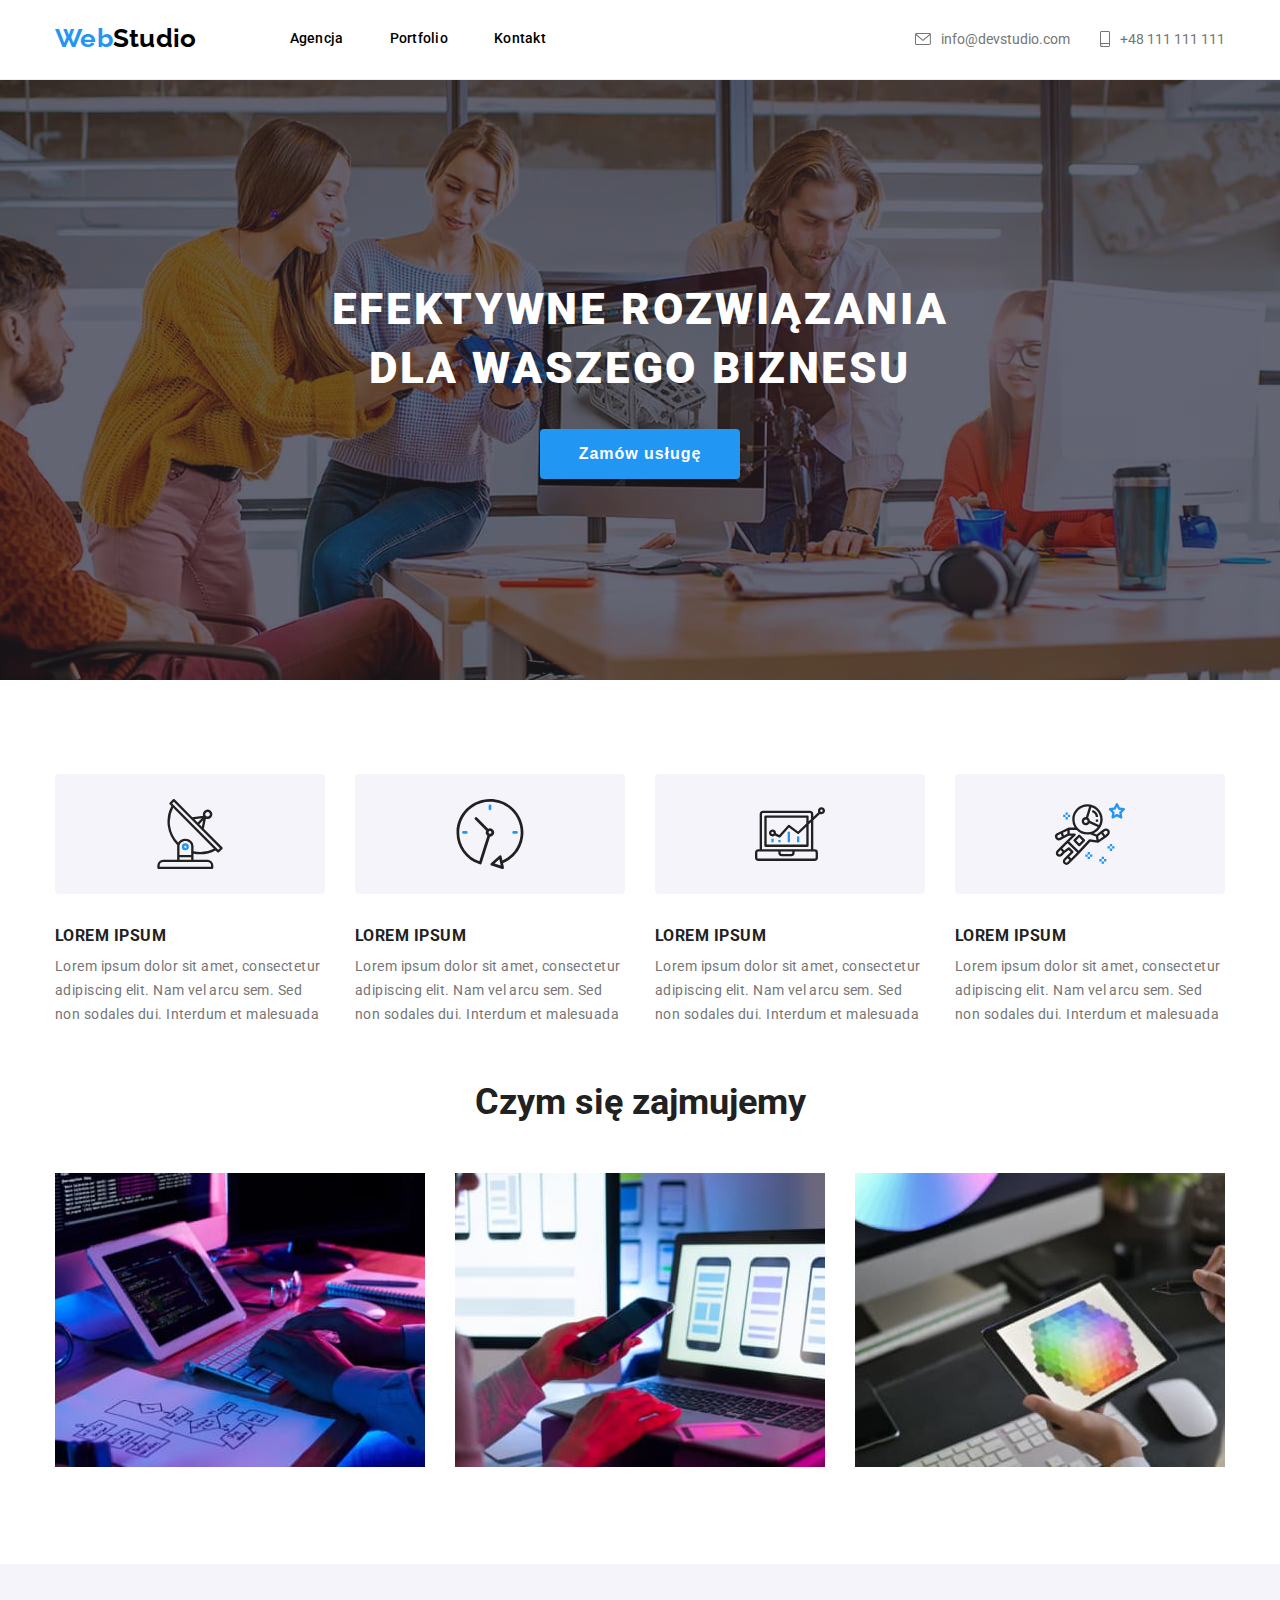
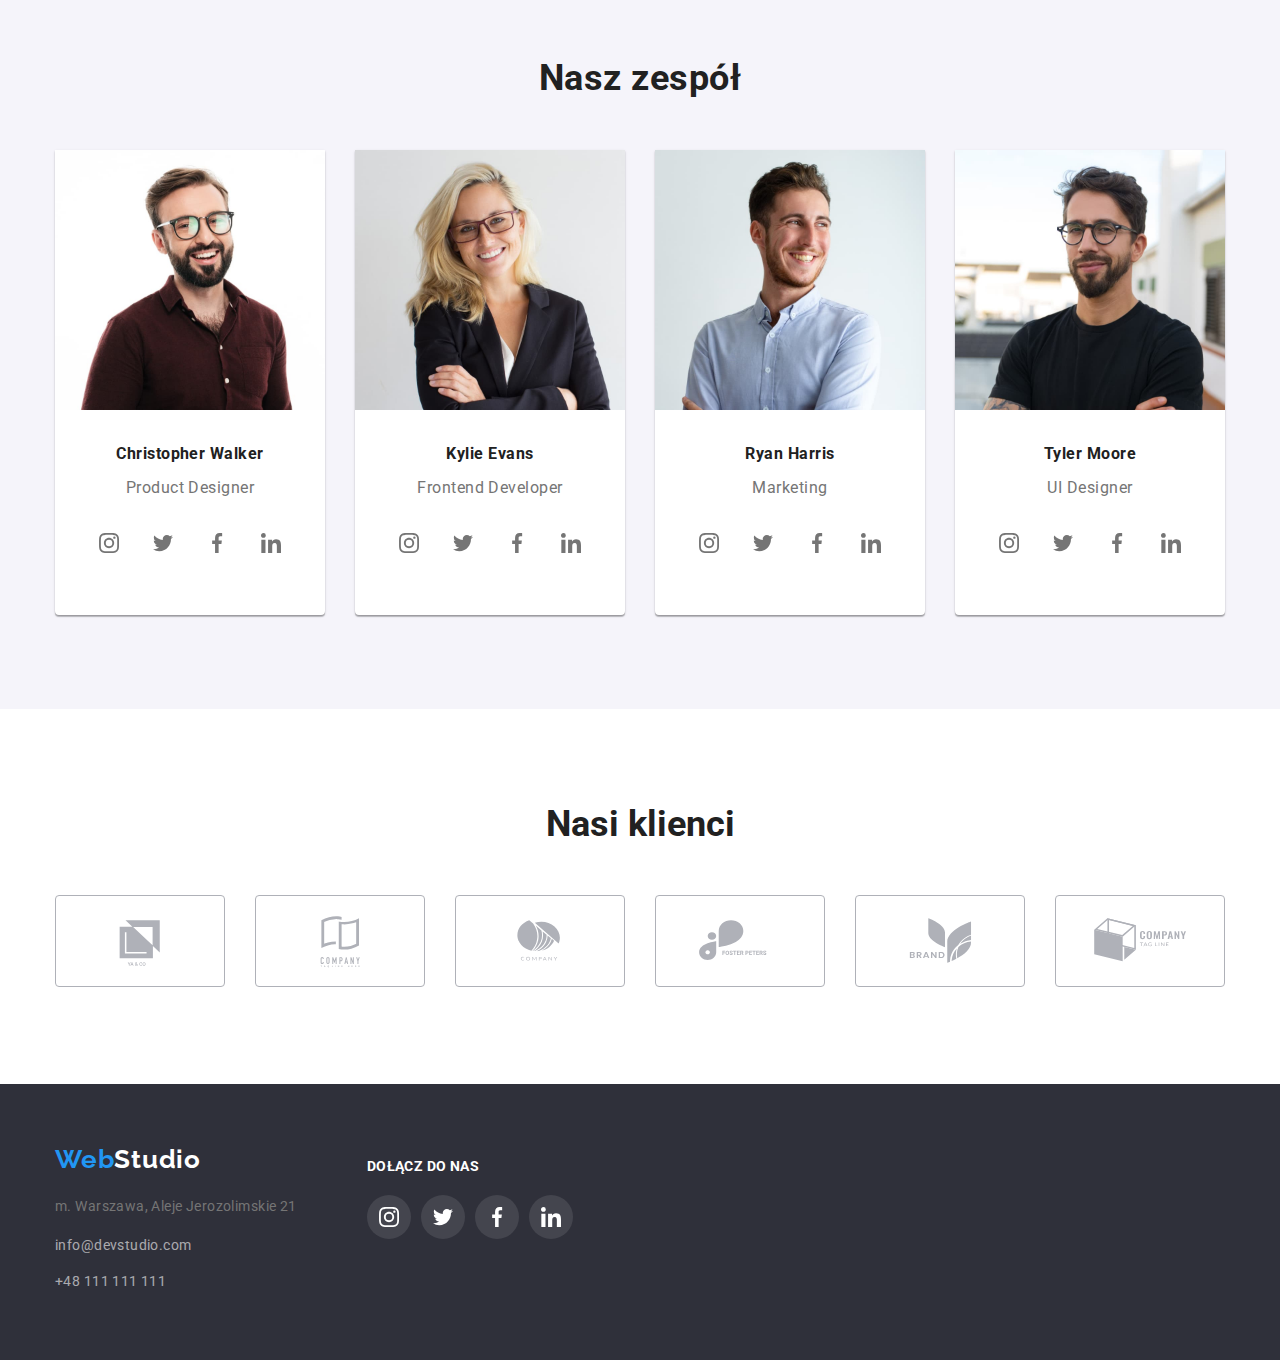
<file: index.html>
<!DOCTYPE html>
<html lang="pl">
  <head>
    <meta charset="UTF-8">
    <meta http-equiv="X-UA-Compatible" content="IE=edge">
    <meta name="viewport" content="width=device-width, initial-scale=1.0">
    <title>hw4-main page</title>
    <link
      rel="stylesheet"
      href="https://cdnjs.cloudflare.com/ajax/libs/modern-normalize/1.1.0/modern-normalize.min.css"
      integrity="sha512-wpPYUAdjBVSE4KJnH1VR1HeZfpl1ub8YT/NKx4PuQ5NmX2tKuGu6U/JRp5y+Y8XG2tV+wKQpNHVUX03MfMFn9Q=="
      crossorigin="anonymous"
      referrerpolicy="no-referrer"
    >
    <link rel="stylesheet" href="./css/styles.css">

    <link rel="preconnect" href="https://fonts.googleapis.com">
    <link rel="preconnect" href="https://fonts.gstatic.com" crossorigin>
    <link 
    href="https://fonts.googleapis.com/css2?family=Raleway:wght@700&family=Roboto:ital,wght@0,500;0,700;0,900;1,400&display=swap" rel="stylesheet">
</head>
<body>

  <header class="header">
    <section class="container">

      <nav class="navigation">
        
        <ul class="navigation-list">
          <li><a class="logo" href="./index.html"><span class="blue">Web</span>Studio</a></li>
          <li class="link-agencja"><a href="./index.html" class="link">Agencja</a></li>
          <li class="link-portfolio"><a href="./portfolio.html" class="link">Portfolio</a></li>
          <li class="link-kontakt"><a href="#" class="link">Kontakt</a></li>
        </ul>
    
      <ul class="header-link">
        <li class="header-icon">
          <a href="mailto:info@devstudio.com" class="contact">  
          <svg class="envelope" width="16" height="12">
            <use href="./images/icon.svg#icon-envelope"></use>
          </svg>
          <span>info@devstudio.com</span>
        </a>
        </li>  

        <li class="header-icon">
          <a href="tel:48111111111" class="contact">  
          <svg class="smart" width="10" height="16">
            <use href="./images/icon.svg#icon-smartphone"></use>
          </svg>
          <span>+48 111 111 111</span></a>
        </a>
        </li>       
      </ul>
    </nav>
</section>
</header>


<section class="efect-section">
  <div class="container">
    <p class="efect-tittle">
      EFEKTYWNE ROZWIĄZANIA <br />
      DLA WASZEGO BIZNESU
    </p>
    <button type="button" class="efect-button">Zamów usługę</button>
  </div>
</section>

  <section class="icons_item">
    <div class="container">
  
    <ul class="lorem">
  
        <li class="icons-background">
          <div>
            <svg class="icons" width="70" height="70">
              <use href="./images/icon.svg#icon-antenna"></use>
            </svg>
          </div>  
        <h3 class="title-l">LOREM IPSUM</h4>
        <p class="txt-l">
          Lorem ipsum dolor sit amet, consectetur adipiscing elit. Nam vel arcu sem. Sed non sodales dui. Interdum et malesuada</p>
      </li>

      <li class="icons-background">
        <div>
          <svg class="icons" width="70" height="70">
            <use href="./images/icon.svg#icon-clock"></use>
          </svg>
        </div>
        <h3 class="title-l">LOREM IPSUM</h3>
        <p class="txt-l">
          Lorem ipsum dolor sit amet, consectetur adipiscing elit. Nam vel arcu sem. Sed non sodales dui. Interdum et malesuada
        </p>
      </li> 

     <li class="icons-background">
      <div>
          <svg class="icons" width="70" height="70">
            <use href="./images/icon.svg#icon-diagram"></use>
          </svg>
        </div>
        <h3 class="title-l">LOREM IPSUM</h3>
        <p class="txt-l">Lorem ipsum dolor sit amet, consectetur adipiscing elit. Nam vel arcu sem. Sed non sodales dui. Interdum et malesuada</p>
      </li>  
     
      
      <li class="icons-background">
        <div>
          <svg class="icons" width="70" height="70">
            <use href="./images/icon.svg#icon-astronaut"></use>
          </svg>
        </div>
        <h3 class="title-l">LOREM IPSUM</h3>
        <p class="txt-l">Lorem ipsum dolor sit amet, consectetur adipiscing elit. Nam vel arcu sem. Sed non sodales dui. Interdum et malesuada</p>
      </li> 
    
    </ul>
    </div>
    </section>

    <section class="container">
      <div class="images">
      <h2 class="images-title">Czym się zajmujemy</h2>
      <ul class="fot">
        <li><img src="./images/images-1/computer-keyboard1.jpg" alt="keyboard" width="370" height="294"></li>
          <li><img src="./images/images-1/IPhone2.jpg" alt="IPhone" width="370" height="294"></li>
            <li><img src="./images/images-1/colors3.jpg" alt="colors" width="370" height="294"></li> 
      </ul>
      </div>
    </section>

<section class="team">
      <div class="container">
      <h2 class="team-title">Nasz zespół</h2>
      <ul class="teams">
        <li class="foto">
          <img src="./images/images-team2/christopher-walker1.jpg" alt="Christopher Walker" width="270" height="260">
          <h4 class="name">Christopher Walker</h4>
          <p class="job">Product Designer</p>
          <div class="team-icon-svg">
              <div class="bg-team-icon-svg">
                <svg class="team-icon" width="20" height="20">
                  <use href="./images/icon.svg#icon-instagram"></use>
                </svg>
              </div>
              <div class="bg-team-icon-svg">
                <svg class="team-icon" width="20" height="20">
                  <use href="./images/icon.svg#icon-twitter"></use>
                </svg>
              </div>
              <div class="bg-team-icon-svg">
                <svg class="team-icon" width="20" height="20">
                  <use href="./images/icon.svg#icon-facebook"></use>
                </svg>
              </div>
              <div class="bg-team-icon-svg">
                <svg class="team-icon" width="20" height="20">
                  <use href="./images/icon.svg#icon-linkedin"></use>
                </svg>
              </div>
              </div>
          </li>
        <li class="foto">
          <img src="./images/images-team2/kylie-evans2.jpg" alt="Kylie Evans" width="270" height="260">
          <h4 class="name">Kylie Evans</h4>
          <p class="job">Frontend Developer</p>
        <div class="team-icon-svg">
          <div class="bg-team-icon-svg">
            <svg class="team-icon" width="20" height="20">
              <use href="./images/icon.svg#icon-instagram"></use>
            </svg>
          </div>
          <div class="bg-team-icon-svg">
            <svg class="team-icon" width="20" height="20">
              <use href="./images/icon.svg#icon-twitter"></use>
            </svg>
          </div>
          <div class="bg-team-icon-svg">
            <svg class="team-icon" width="20" height="20">
              <use href="./images/icon.svg#icon-facebook"></use>
            </svg>
          </div>
          <div class="bg-team-icon-svg">
            <svg class="team-icon" width="20" height="20">
              <use href="./images/icon.svg#icon-linkedin"></use>
            </svg>
          </div>
      </div>
      </li>
        <li class="foto">
          <img src="./images/images-team2/ryan-harris3.jpg" alt="Ryan Harris" width="270" height="260">
          <h4 class="name">Ryan Harris</h4>
          <p class="job">Marketing</p>
          <div class="team-icon-svg">
            <div class="bg-team-icon-svg">
              <svg class="team-icon" width="20" height="20">
                <use href="./images/icon.svg#icon-instagram"></use>
              </svg>
            </div>
            <div class="bg-team-icon-svg">
              <svg class="team-icon" width="20" height="20">
                <use href="./images/icon.svg#icon-twitter"></use>
              </svg>
            </div>
            <div class="bg-team-icon-svg">
              <svg class="team-icon" width="20" height="20">
                <use href="./images/icon.svg#icon-facebook"></use>
              </svg>
            </div>
            <div class="bg-team-icon-svg">
              <svg class="team-icon" width="20" height="20">
                <use href="./images/icon.svg#icon-linkedin"></use>
              </svg>
            </div>
        </div>
      </li>
        <li class="foto">
          <img src="./images/images-team2/tyler-moore4.jpg" alt="Tyler Moore" width="270" height="260">
          <h4 class="name">Tyler Moore</h4>
          <p class="job">UI Designer</p>
          <div class="team-icon-svg">
            <div class="bg-team-icon-svg">
              <svg class="team-icon" width="20" height="20">
                <use href="./images/icon.svg#icon-instagram"></use>
              </svg>
            </div>
            <div class="bg-team-icon-svg">
              <svg class="team-icon" width="20" height="20">
                <use href="./images/icon.svg#icon-twitter"></use>
              </svg>
            </div>
            <div class="bg-team-icon-svg">
              <svg class="team-icon" width="20" height="20">
                <use href="./images/icon.svg#icon-facebook"></use>
              </svg>
            </div>
            <div class="bg-team-icon-svg">
              <svg class="team-icon" width="20" height="20">
                <use href="./images/icon.svg#icon-linkedin"></use>
              </svg>
            </div>
        </div>
        </li>
        </ul>
    </section>

    <section class="our-clients">
      <div class="container">

        <h2 class="our-clients-tittle">Nasi klienci</h2>

        <ul class="our-clients-logo-all">
          <li class="our-clients-logo">
            <a href="#" target="_blank" class="our-clients-link">
              <svg class="our-clients-icon" width="170" height="92">
                <use href="./images/icon.svg#icon-Client-1"></use>
              </svg>
            </a>
          </li>
          <li class="our-clients-logo">
            <a href="#" target="_blank" class="our-clients-link">
              <svg class="our-clients-icon" width="170" height="92">
                <use href="./images/icon.svg#icon-Client-2"></use>
              </svg>
            </a>
          </li>
          <li class="our-clients-logo">
            <a href="#" target="_blank" class="our-clients-link">
              <svg class="our-clients-icon" width="170" height="92">
                <use href="./images/icon.svg#icon-Client-3"></use>
              </svg>
            </a>
          </li>
          <li class="our-clients-logo">
            <a href="#" target="_blank" class="our-clients-link">
              <svg class="our-clients-icon" width="170" height="92">
                <use href="./images/icon.svg#icon-Client-4"></use>
              </svg>
            </a>
          </li>
          <li class="our-clients-logo">
            <a href="#" target="_blank" class="our-clients-link">
              <svg class="our-clients-icon" width="170" height="92">
                <use href="./images/icon.svg#icon-Client-5"></use>
              </svg>
            </a>
          </li>
          <li class="our-clients-logo">
            <a href="#" target="_blank" class="our-clients-link">
              <svg class="our-clients-icon" width="170" height="92">
                <use href="./images/icon.svg#icon-Client-6"></use>
              </svg>
            </a>
          </li>
        </ul>
      </div>
    </section>

      <footer class="footer">
    <section class="container"> 
      
      <ul class="footer-layout">
        <li>
      <p class="footer-logo"><span class="blue">Web</span>Studio</p>
      <address class="adress">
        <p>m. Warszawa, Aleje Jerozolimskie 21</p>
      </address>
      <div class="foot">     
        <a class="footer-mail" href="mailto:info@devstudio.com">info@devstudio.com</a><br />
        <a class="footer-tel" href="tel:48111111111">+48 111 111 111</a>
      </div>
    </li>
      <li>
        <p class="join-us">Dołącz do nas</p>
        <ul class="join-icon">
          <li class="footer-icon-svg">
            <div class="bg-footer-icon-svg">
              <svg class="footer-icon" width="20" height="20">
                <use href="./images/icon.svg#icon-instagram"></use>
              </svg>
            </div>
          </li>
          <li class="footer-icon-svg">
            <div class="bg-footer-icon-svg">
              <svg class="footer-icon" width="20" height="20">
                <use href="./images/icon.svg#icon-twitter"></use>
              </svg>
            </div>
          </li>
          <li class="footer-icon-svg">
            <div class="bg-footer-icon-svg">
              <svg class="footer-icon" width="20" height="20">
                <use href="./images/icon.svg#icon-facebook"></use>
              </svg>
            </div>
          </li>
            <li class="footer-icon-svg">
            <div class="bg-footer-icon-svg">
              <svg class="footer-icon" width="20" height="20">
                <use href="./images/icon.svg#icon-linkedin"></use>
              </svg>
            </div>
            </li>
    </ul></ul>
</section>
  </footer>
    </body>
    </html>
</file>
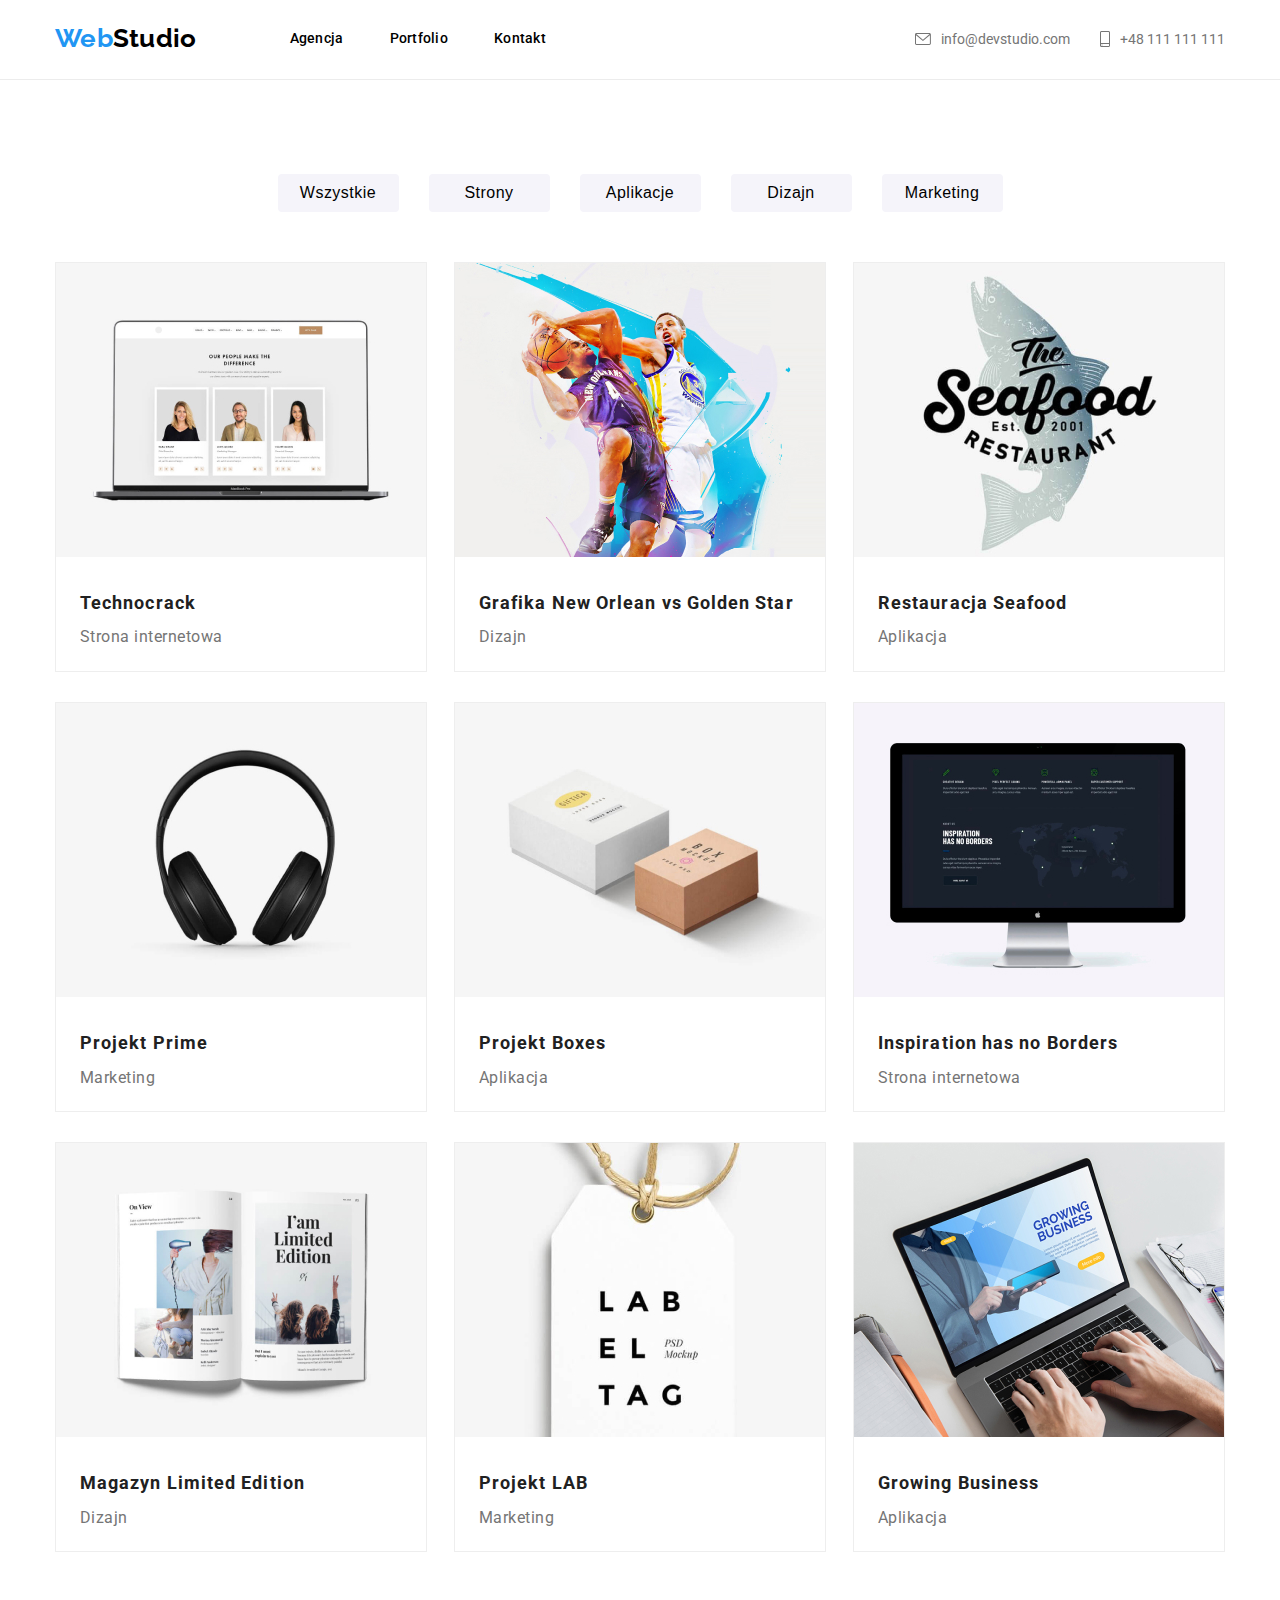
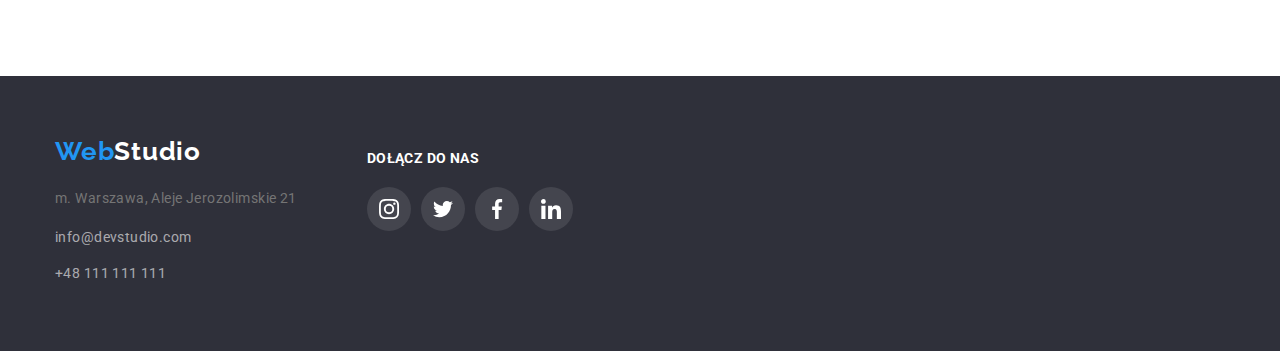
<file: portfolio.html>
<!DOCTYPE html>
<html lang="pl">
  <head>
    <meta charset="UTF-8">
    <meta http-equiv="X-UA-Compatible" content="IE=edge">
    <meta name="viewport" content="width=device-width, initial-scale=1.0">
    <title>hw4-main page</title>
    <link
      rel="stylesheet"
      href="https://cdnjs.cloudflare.com/ajax/libs/modern-normalize/1.1.0/modern-normalize.min.css"
      integrity="sha512-wpPYUAdjBVSE4KJnH1VR1HeZfpl1ub8YT/NKx4PuQ5NmX2tKuGu6U/JRp5y+Y8XG2tV+wKQpNHVUX03MfMFn9Q=="
      crossorigin="anonymous"
      referrerpolicy="no-referrer"
    >
    <link rel="stylesheet" href="./css/styles.css">

    <link rel="preconnect" href="https://fonts.googleapis.com">
    <link rel="preconnect" href="https://fonts.gstatic.com" crossorigin>
    <link 
    href="https://fonts.googleapis.com/css2?family=Raleway:wght@700&family=Roboto:ital,wght@0,500;0,700;0,900;1,400&display=swap" rel="stylesheet">
</head>
<body>
  <header class="header">
    <section class="container">

      <nav class="navigation">
        
        <ul class="navigation-list">
          <li><a class="logo" href="./index.html"><span class="blue">Web</span>Studio</a></li>
          <li class="link-agencja"><a href="./index.html" class="link">Agencja</a></li>
          <li class="link-portfolio"><a href="./portfolio.html" class="link">Portfolio</a></li>
          <li class="link-kontakt"><a href="#" class="link">Kontakt</a></li>
        </ul>
    
      <ul class="header-link">
        <li class="header-icon">
          <a href="mailto:info@devstudio.com" class="contact">  
          <svg class="envelope" width="16" height="12">
            <use href="./images/icon.svg#icon-envelope"></use>
          </svg>
          <span>info@devstudio.com</span>
        </a>
        </li>  

        <li class="header-icon">
          <a href="tel:48111111111" class="contact">  
          <svg class="smart" width="10" height="16">
            <use href="./images/icon.svg#icon-smartphone"></use>
          </svg>
          <span>+48 111 111 111</span></a>
        </a>
        </li>       
      </ul>
    </nav>
</section>
</header>

  <section class="container">
    <nav class="buttons">
        <ul class="cursor">
          <li><button class="cursor-button" type="button">Wszystkie</button></li>
          <li><button class="cursor-button" type="button">Strony</button></li>
          <li><button class="cursor-button" type="button">Aplikacje</button></li>
          <li><button class="cursor-button" type="button">Dizajn</button></li>
          <li><button class="cursor-button" type="button">Marketing</button></li>        
      </ul>
      </nav>
  </section>

    <!-- images -->
    <section class="container">
      <ul class="all-cards">

        <li class="card">
          <div class="imgs">
          <img src="./images/1-Technocrack.jpg" alt="Technocrack" width="370" height="294">
        </div>

        <h4 class="card-1">Technocrack</h4>
        <p class="card-2">Strona internetowa</p>
        </li>

        <li class="card">
          <div class="imgs">
          <img src="./images/2-imgGrafikaNewOrleanvsGoldenStar.jpg" alt="Grafika New Orlean vs GoldenStar" width="370" height="294">
          </div>
          <h4 class="card-1">Grafika New Orlean vs Golden Star</h4>
          <p class="card-2">Dizajn</p>
        </li>

        <li class="card">
          <div class="imgs">
          <img src="./images/3-RestauracjaSeafood.jpg" alt="Restauracja Seafood" width="370" height="294">
        </div>
        <h4 class="card-1">Restauracja Seafood</h4>
          <p class="card-2">Aplikacja</p>
        </li>

        <li class="card">
          <div class="imgs">
            <img src="./images/4-ProjektPrime.jpg" alt="Projekt Prime" width="370" height="294">
          </div>
           <h4 class="card-1">Projekt Prime</h4>
            <p class="card-2">Marketing</p>
        </li>

        <li class="card">
          <div class="imgs">
            <img src="./images/5-ProjektBoxes.jpg" alt="Projekt Boxes" width="370" height="294">
          </div>
          <h4 class="card-1">Projekt Boxes</h4>
            <p class="card-2">Aplikacja</p> 
        </li>

        <li class="card">
          <div class="imgs">
            <img src="./images/6-InspirationHasnoBorders.jpg" alt="Inspiration Hasno Borders" width="370" height="294">
          </div>
          <h4 class="card-1">Inspiration has no Borders</h4>
            <p class="card-2">Strona internetowa</p>
        </li>

        <li class="card">
          <div class="imgs">
            <img src="./images/7-MagazynLimitedEdition.jpg" alt="Magazyn Limited Edition" width="370" height="294">
          </div>
          <h4 class="card-1">Magazyn Limited Edition</h4>
            <p class="card-2">Dizajn</p>
        </li>

        <li class="card">
          <div class="imgs">
            <img src="./images/8-ProjektLAB.jpg" alt="Projekt LAB" width="370" height="294">
          </div>
          <h4 class="card-1">Projekt LAB</h4>
            <p class="card-2">Marketing</p>
        </li>

        <li class="card">
          <div class="imgs">
            <img src="./images/9-GrowingBusiness.jpg" alt="Growing Business" width="370" height="294">
          </div>
          <h4 class="card-1">Growing Business</h4>
            <p class="card-2">Aplikacja</p> 
        </li>
      </ul>
    </section>


    <footer class="footer">
      <section class="container"> 
        
        <ul class="footer-layout">
          <li>
        <p class="footer-logo"><span class="blue">Web</span>Studio</p>
        <address class="adress">
          <p>m. Warszawa, Aleje Jerozolimskie 21</p>
        </address>
        <div class="foot">     
          <a class="footer-mail" href="mailto:info@devstudio.com">info@devstudio.com</a><br />
          <a class="footer-tel" href="tel:48111111111">+48 111 111 111</a>
        </div>
      </li>
        <li>
          <p class="join-us">Dołącz do nas</p>
          <ul class="join-icon">
            <li class="footer-icon-svg">
              <div class="bg-footer-icon-svg">
                <svg class="footer-icon" width="20" height="20">
                  <use href="./images/icon.svg#icon-instagram"></use>
                </svg>
              </div>
            </li>
            <li class="footer-icon-svg">
              <div class="bg-footer-icon-svg">
                <svg class="footer-icon" width="20" height="20">
                  <use href="./images/icon.svg#icon-twitter"></use>
                </svg>
              </div>
            </li>
            <li class="footer-icon-svg">
              <div class="bg-footer-icon-svg">
                <svg class="footer-icon" width="20" height="20">
                  <use href="./images/icon.svg#icon-facebook"></use>
                </svg>
              </div>
            </li>
              <li class="footer-icon-svg">
              <div class="bg-footer-icon-svg">
                <svg class="footer-icon" width="20" height="20">
                  <use href="./images/icon.svg#icon-linkedin"></use>
                </svg>
              </div>
              </li>
        </div>
      </li>
      </ul></ul>
  </section>
    </footer>
      </body>
      </html>
</file>
<file: css/styles.css>
:root {
    --color-white: rgba(255, 255, 255, 1);
    --color-white2: rgba(255, 255, 255, 0.6);
    --color-gray: rgba(245, 244, 250, 1);
    --color-gray2: rgba(117, 117, 117, 1);
    --color-dark: rgba(47, 48, 58, 1);
    --color-black: rgba(0, 0, 0, 1);
    --color-black2: rgba(33, 33, 33, 1);
    --color-blue: rgba(33, 150, 243, 1);
    --color-tlo1:rgba(47, 48, 58, 1);
    --color-fill: rgb(175, 177, 184);
    
}
*,
*::before,
*::after {
    box-sizing: border-box;
    margin: 0; padding: 0;
}
body {
    font-family: 'Roboto', sans-serif;
    color: var(--color-black2);
    background-color: var(--color-white);
    margin: 0px;
    padding: 0px;
    border: 0px;
    font-size: 14px;
}
.container {
    width: 100%;
    max-width: 1200px;
    margin: 0 auto;
    padding: 0 15px;
}
.header {
    padding-top: 24px;
    padding-bottom: 25px;
    border-bottom: 1px solid rgb(236, 236, 236);    
}
.logo {
    font-family: 'Raleway';
    font-weight: 700;
    font-size: 26px;
    color: var(--color-black);
    margin-right: 47px;
}
.logo .blue {
    color: var(--color-blue);
}
.link, .logo {
    text-decoration: none;
    color: #000;
}
.navigation {
    display: flex;
    justify-content: space-between;
}
.navigation-list {
    font-style: normal;
    font-weight: 500;
    font-size: 14px;
    line-height: 1.14;
    letter-spacing: 0.02em;
    display: flex;
    list-style: none;
    gap: 46px; 
    align-items: center;
}
.header-link {
    display: flex;
}
.contact {
    display: flex;
    align-items: center;
    color: var(--color-gray2);
    text-decoration: none;
    gap: 10px;
}
.header-icon {
    list-style: none;
    display: flex;
    align-items: center; 
    fill: var(--color-gray2);
    margin-left: 30px;
}
.link:hover, .link:focus,
.contact:hover, .contact:focus,
.smart:hover, .smart:focus,
.envelope:hover, .envelope:focus
 {
    color:var(--color-blue); 
    fill: var(--color-blue); 
}
.efect-section, .img {     
    background-image: linear-gradient(
        to bottom,
        rgba(47, 48, 58, 0.4) 0%,
        rgba(47, 48, 58, 0.4) 50%
      ),
      url("../images/Img-efect.jpg");
    background-position: center;
    background-size: cover;
    background-repeat: no-repeat;
    max-width: 1600px;
    height: 600px;
    margin: 0 auto;
    color: var(--color-white);
    letter-spacing: 0.06em;
    text-align: center;
    padding: 200px 0;
  }
.efect-tittle {
    font-weight: 900;
    font-size: 44px;
    line-height: 1.36;
    text-align: center;
    letter-spacing: 0.06em;
    color: var(--color-white);
    text-align: center;
}
.efect-button {
    font-weight: 700;
    font-size: 16px;
    line-height: 1.9;
    text-align: center;
    letter-spacing: 0.06em;
    color: var(--color-white);
    width: 200px;
    height: 50px;
    background: var(--color-blue);
    box-shadow: 0px 4px 4px rgba(0, 0, 0, 0.15);
    border-radius: 4px;
    border: none;
    margin-top: 30px;
    cursor: pointer;
  }
.lorem {
    font-size: 14px;
    list-style: none;
    padding-top: 94px;
    padding-bottom: 94px;
    display: flex;
    gap: 30px;
    justify-content: space-between;    
}
.title-l {
   font-weight: 700;
   line-height: 1.14;
   letter-spacing: 0.03em;
    margin-bottom: 10px;
    padding-top: 30px;
}
p {
    font-weight: 400;
    line-height: 1.71;
    letter-spacing: 0.03em;
    color: var(--color-gray2);
}
.icons {
  margin: 25px 100px;
}
.icons-background {
    width: 270px;
    height: 120px;
    background: #F5F4FA;
    border-radius: 4px;
 }
.images {
    text-align: center;
    margin-top: 94px;    
}
.fot {
    list-style: none;
    display: flex;
    justify-content: space-between;
    margin-top: 50px;
    margin-bottom: 94px;
}
.team {
    font-size: 16px;
    line-height: 1.18;
    text-align: center;
    letter-spacing: 0.03em;
    background: var(--color-gray);
}
.team-title {
    padding-top: 94px;
}
.team-title,
.images-title {
    font-weight: 700;
    font-size: 36px;
    line-height: 1.16;   
}
.teams {
    list-style: none;
    display: flex;
    justify-content: space-between;
}
.name {
    margin-top: 30px;
    margin-bottom: 10px;
}
.job {
    font-weight: 400;
    color: var(--color-gray2);
    padding-bottom: 20px;
}
.foto {
    background-color: var(--color-white);
    box-shadow: 0px 1px 3px rgba(0, 0, 0, 0.12), 0px 1px 1px rgba(0, 0, 0, 0.14),
        0px 2px 1px rgba(0, 0, 0, 0.2);
    border-radius: 0px 0px 4px 4px;
    margin-top: 50px;
    margin-bottom: 94px; 
    padding-bottom: 20px; 
}
.team-icon-svg {
    display: flex;
    justify-content: space-between;
    fill: var(--color-gray2);
    margin: 0 auto;
    align-items: center;
    padding-left: 32px;
    padding-right: 32px;
    padding-bottom: 30px;
    list-style: none;
}
.bg-team-icon-svg {
    list-style: none;
    display: flex;
    justify-content: space-between;
    align-items: center;
    border-radius: 50%;
    width: 44px;
    height: 44px;
}
.bg-team-icon-svg:hover {
    fill: var(--color-white);
    background-color: var(--color-blue);
}
.team-icon {
    margin: 12px;
}
/* Portfolio */
.cursor {
    list-style: none;
    display: flex;
    gap: 30px; 
    align-items: center;
    justify-content: center;
}
.buttons {
    padding-top: 94px;
    padding-bottom: 50px;
}
.cursor-button {
    font-weight: 500;
    font-size: 16px;
    line-height: 1.14;
    text-align: center;
    letter-spacing: 0.03em;
    width: 121px;
    height: 38px;
    left: 510px;
    top: 174px;
    background-color: var(--color-gray);
    border: none;
    border-radius: 4px;
    cursor: pointer;
}
.cursor-button:hover, .cursor-button:focus {
    color: var(--color-white);
    background-color: var(--color-blue);
    box-shadow: 0px 3px 1px rgba(0, 0, 0, 0.1), 0px 1px 2px rgba(0, 0, 0, 0.08), 0px 2px 2px rgba(0, 0, 0, 0.12);    
}
.all-cards {
    font-weight: 700;
    font-size: 18px;
    line-height: 1.8;
    letter-spacing: 0.06em;
    list-style: none;  
    display: flex;
    flex-wrap: wrap;
    list-style: none;
    justify-content: space-between;
    margin-bottom: 94px;
} 
.card {
    display: block;
    background:var(--color-white);
    border: 1px solid rgb(238, 238, 238);
    margin-bottom: 30px;
    }
.card:hover, .card:focus {
        background: #FFFFFF;
        border: 1px solid #EEEEEE;
        box-shadow: 0px 1px 1px rgba(0, 0, 0, 0.12), 
        0px 4px 4px rgba(0, 0, 0, 0.06), 1px 4px 6px rgba(0, 0, 0, 0.16);    }
.imgs {
        margin-bottom: 20px;
    }
.card-2, .card-1 {
    padding-left: 24px;
    }
.card-1 {
    margin-top: 0px;
    margin-bottom: 4px;  
}
.card-2 {
    font-weight: 400;
    font-size: 16px;   
    letter-spacing: 0.03em;    
    color: var(--color-gray2);
    margin-bottom: 20px;    
}
.adress {
    font-style: normal;
    font-weight: 400;
    font-size: 14px;
    line-height: 1.71;
    letter-spacing: 0.03em;
    color: var(--color-white);
    margin-bottom: 9px;
}
/* Nasi klienci */
.our-clients-tittle {
    font-size: 36px;
    font-weight: 700;
    text-align: center;
    line-height: 1.17;
    padding-top: 94px;  
  }
  .our-clients-logo-all {
    display: flex;
    list-style: none;
    justify-content: space-between;
    padding-bottom: 94px;margin-top: 50px;
  }
  .our-clients-icon {
    border: var(--color-fill) 1px solid;
    border-radius: 4px;
    width: 170px;
    height: 92px;
    fill: var(--color-fill);
  }
 .our-clients-icon:hover, .our-clients-icon:focus {
    border: var(--color-blue) 1px solid;
    border-radius: 4px;
    width: 170px;
    height: 92px;
    fill: var(--color-blue);
}
.footer {
    background: var(--color-dark);
    padding-top: 60px;
    padding-bottom: 60px;
    font-weight: 400;
    font-size: 14px;
    line-height: 1.71;
    letter-spacing: 0.03em;
    display: flex;
    }
.footer-logo {
    font-family: 'Raleway';
    font-weight: 700;
    font-size: 26px;
    line-height: 1.19;
    letter-spacing: 0.03em;
    color: var(--color-white);
    margin-bottom: 20px;
}
.footer-logo .blue {
    color: var(--color-blue);
}
.footer-mail, .footer-tel {    
    color: var(--color-white2);
    line-height: 2.55;
    text-decoration: none;
}
.footer-icon-svg {
    display: flex;
    fill: var(--color-white);
    border-radius: 50%;
    background: rgba(255, 255, 255, 0.1);
    width: 44px;
    height: 44px;
    padding-right: 32px;
    padding-bottom: 30px;
    list-style: none;
}
.join-us {
    color: var(--color-white);
    font-weight: 700;
    font-size: 14px;
    line-height: 1.14;
    letter-spacing: 0.03em;
    text-transform: uppercase;
    padding-top: 15px;
    padding-bottom: 20px;
    margin-left: 70px;
}
.footer-layout {
     display: flex;
    list-style: none;
}
.join-icon {
    display: flex;
    gap: 10px;
    margin-left: 70px;
}
.bg-footer-icon-svg {
    list-style: none;
    display: flex;
    justify-content: space-between;
    align-items: center;
    border-radius: 50%;
    width: 44px;
    height: 44px;
}
.bg-footer-icon-svg:hover {
    fill: var(--color-white);
    background-color: var(--color-blue);
}
.footer-icon {
    margin: 12px;
}
</file>
